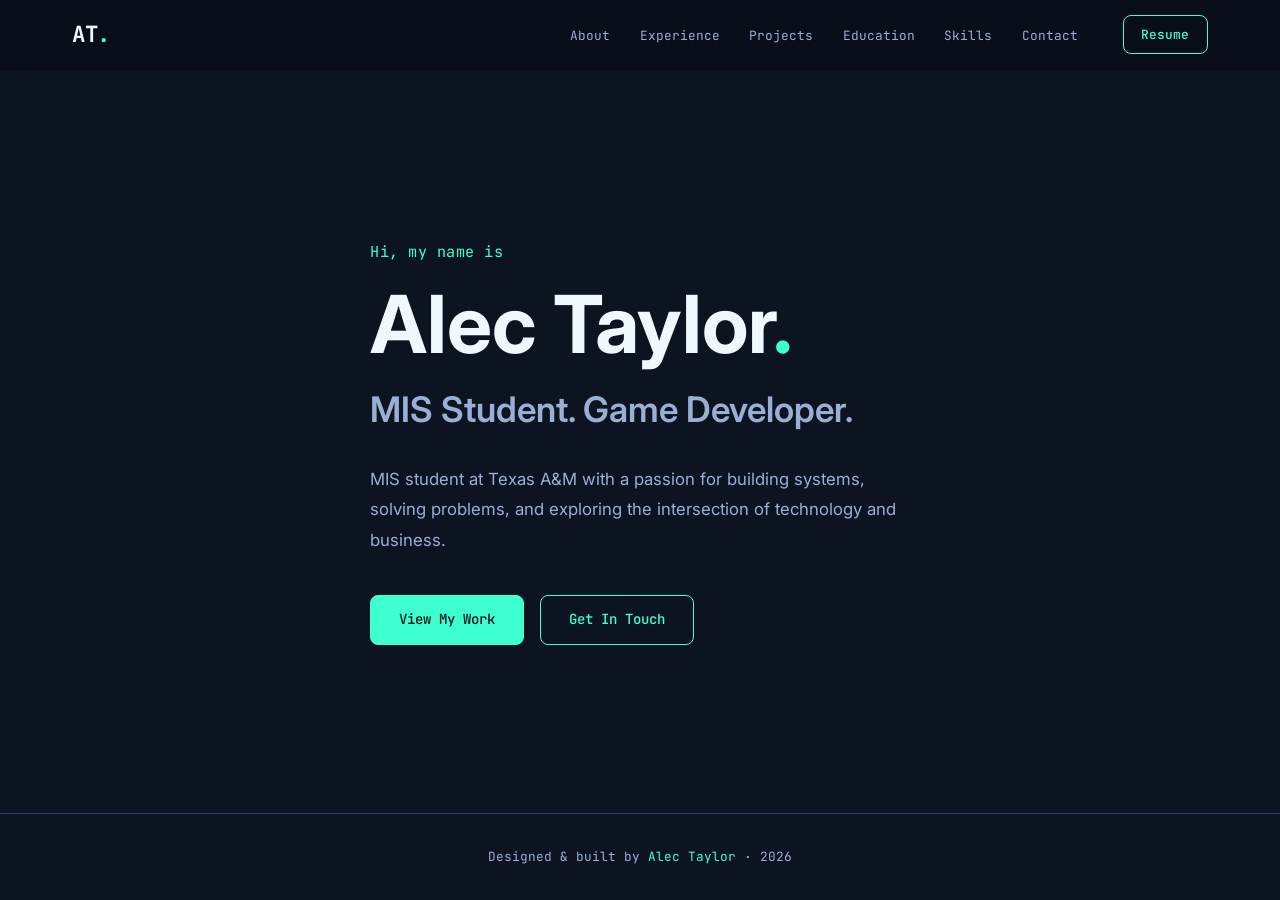
<file: index.html>
<!DOCTYPE html>
<html lang="en">
<head>
  <meta charset="UTF-8" />
  <meta name="viewport" content="width=device-width, initial-scale=1.0" />
  <title>Alec Taylor | Portfolio</title>
  <link rel="stylesheet" href="css/style.css" />
  <link rel="stylesheet" href="css/animations.css" />
  <link rel="preconnect" href="https://fonts.googleapis.com" />
  <link rel="preconnect" href="https://fonts.gstatic.com" crossorigin />
  <link href="https://fonts.googleapis.com/css2?family=Inter:wght@300;400;500;600;700&family=JetBrains+Mono:wght@400;500&display=swap" rel="stylesheet" />
  <style>
    body { display: flex; flex-direction: column; min-height: 100vh; }
    #hero { flex: 1; min-height: unset; }
  </style>
</head>
<body>

  <nav id="navbar">
    <div class="nav-container">
      <a href="index.html" class="nav-logo">AT<span class="accent">.</span></a>
      <ul class="nav-links" id="nav-links">
        <li><a href="about.html"      class="nav-link">About</a></li>
        <li><a href="experience.html" class="nav-link">Experience</a></li>
        <li><a href="projects.html"   class="nav-link">Projects</a></li>
        <li><a href="education.html"  class="nav-link">Education</a></li>
        <li><a href="skills.html"     class="nav-link">Skills</a></li>
        <li><a href="contact.html"    class="nav-link">Contact</a></li>
      </ul>
      <a href="assets/resume.pdf" class="btn btn-outline btn-sm" target="_blank">Resume</a>
      <button class="hamburger" id="hamburger" aria-label="Toggle menu">
        <span></span><span></span><span></span>
      </button>
    </div>
  </nav>

  <section id="hero">
    <div class="hero-content">
      <p class="hero-greeting mono">Hi, my name is</p>
      <h1 class="hero-name">Alec Taylor<span class="accent">.</span></h1>
      <h2 class="hero-tagline">MIS Student. Game Developer.</h2>
      <p class="hero-description">
        MIS student at Texas A&M with a passion for building systems, solving problems,
        and exploring the intersection of technology and business.
      </p>
      <div class="hero-cta">
        <a href="projects.html" class="btn btn-primary">View My Work</a>
        <a href="contact.html"  class="btn btn-outline">Get In Touch</a>
      </div>
    </div>
  </section>

  <footer>
    <div class="container">
      <p class="footer-text mono">
        Designed &amp; built by <span class="accent">Alec Taylor</span> · 2026
      </p>
    </div>
  </footer>

  <script src="js/main.js"></script>
  <script src="js/animations.js"></script>
</body>
</html>
</file>
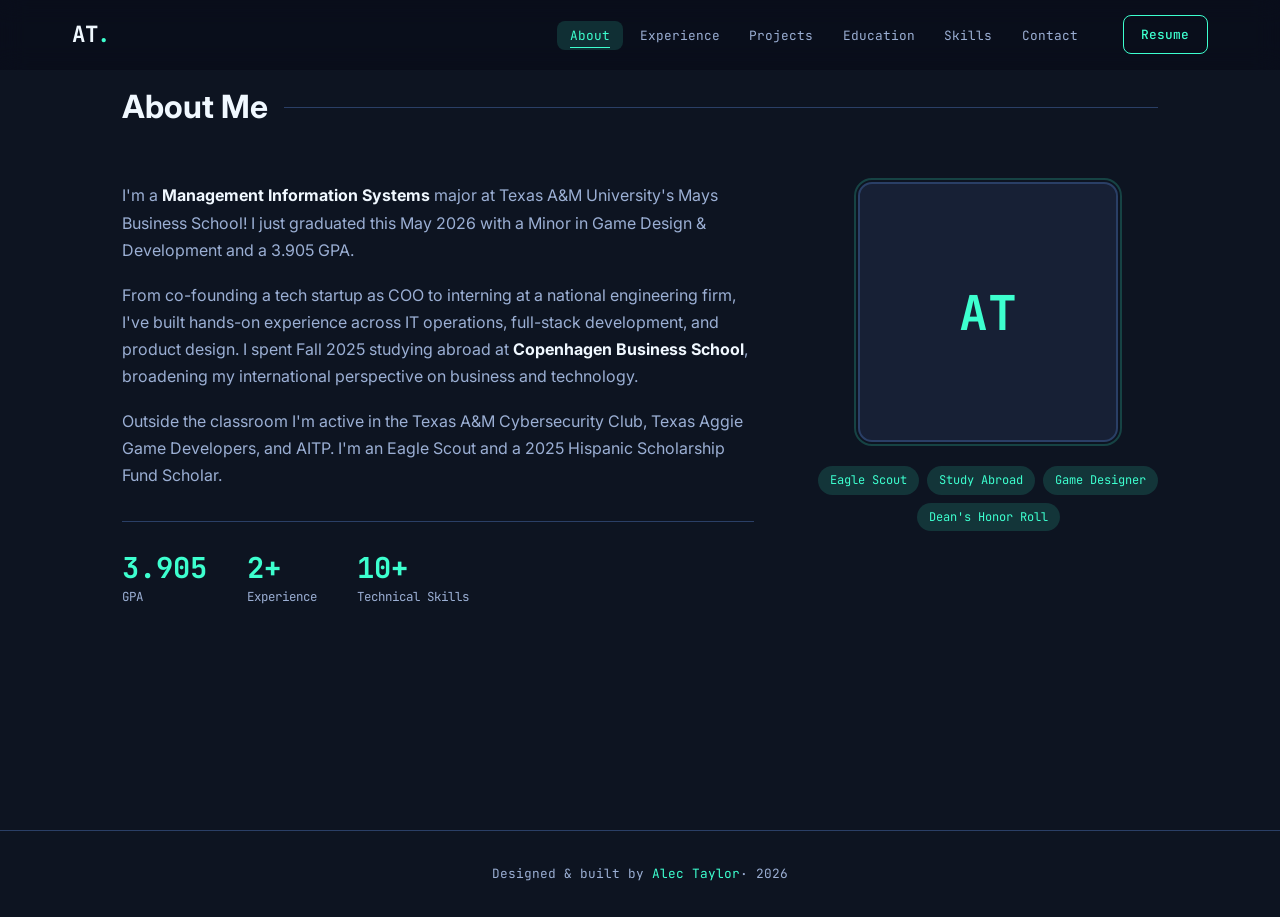
<file: about.html>
<!DOCTYPE html>
<html lang="en">
<head>
  <meta charset="UTF-8" />
  <meta name="viewport" content="width=device-width, initial-scale=1.0" />
  <title>Alec Taylor | About</title>
  <link rel="stylesheet" href="css/style.css" />
  <link rel="stylesheet" href="css/animations.css" />
  <link rel="preconnect" href="https://fonts.googleapis.com" />
  <link rel="preconnect" href="https://fonts.gstatic.com" crossorigin />
  <link href="https://fonts.googleapis.com/css2?family=Inter:wght@300;400;500;600;700&family=JetBrains+Mono:wght@400;500&display=swap" rel="stylesheet" />
</head>
<body>

  <nav id="navbar">
    <div class="nav-container">
      <a href="index.html" class="nav-logo">AT<span class="accent">.</span></a>
      <ul class="nav-links" id="nav-links">
        <li><a href="about.html"      class="nav-link">About</a></li>
        <li><a href="experience.html" class="nav-link">Experience</a></li>
        <li><a href="projects.html"   class="nav-link">Projects</a></li>
        <li><a href="education.html"  class="nav-link">Education</a></li>
        <li><a href="skills.html"     class="nav-link">Skills</a></li>
        <li><a href="contact.html"    class="nav-link">Contact</a></li>
      </ul>
      <a href="assets/resume.pdf" class="btn btn-outline btn-sm" target="_blank">Resume</a>
      <button class="hamburger" id="hamburger" aria-label="Toggle menu">
        <span></span><span></span><span></span>
      </button>
    </div>
  </nav>

  <main class="page-main">
    <div class="container">
      <h2 class="section-title reveal">About Me</h2>
      <div class="about-grid">
        <div class="about-text reveal">
          <p>
            I'm a <strong>Management Information Systems</strong> major at Texas A&M University's
            Mays Business School! I just graduated this May 2026 with a Minor in Game Design &amp; Development
            and a 3.905 GPA.
          </p>
          <p>
            From co-founding a tech startup as COO to interning at a national engineering firm,
            I've built hands-on experience across IT operations, full-stack development, and
            product design. I spent Fall 2025 studying abroad at <strong>Copenhagen Business School</strong>,
            broadening my international perspective on business and technology.
          </p>
          <p>
            Outside the classroom I'm active in the Texas A&M Cybersecurity Club, Texas Aggie
            Game Developers, and AITP. I'm an Eagle Scout and a 2025 Hispanic Scholarship Fund Scholar.
          </p>
          <div class="about-highlights">
            <div class="highlight-item">
              <span class="highlight-number accent">3.905</span>
              <span class="highlight-label">GPA</span>
            </div>
            <div class="highlight-item">
              <span class="highlight-number accent">2+</span>
              <span class="highlight-label">Experience</span>
            </div>
            <div class="highlight-item">
              <span class="highlight-number accent">10+</span>
              <span class="highlight-label">Technical Skills</span>
            </div>
          </div>
        </div>
        <div class="about-image reveal">
          <div class="image-placeholder">
            <span class="mono">AT</span>
          </div>
          <div class="about-tags">
            <span class="tag">Eagle Scout</span>
            <span class="tag">Study Abroad</span>
            <span class="tag">Game Designer</span>
            <span class="tag">Dean's Honor Roll</span>
          </div>
        </div>
      </div>
    </div>
  </main>

  <footer>
    <div class="container">
      <p class="footer-text mono">
        Designed &amp; built by <span class="accent">Alec Taylor</span>· 2026
      </p>
    </div>
  </footer>

  <script src="js/main.js"></script>
  <script src="js/animations.js"></script>
</body>
</html>
</file>
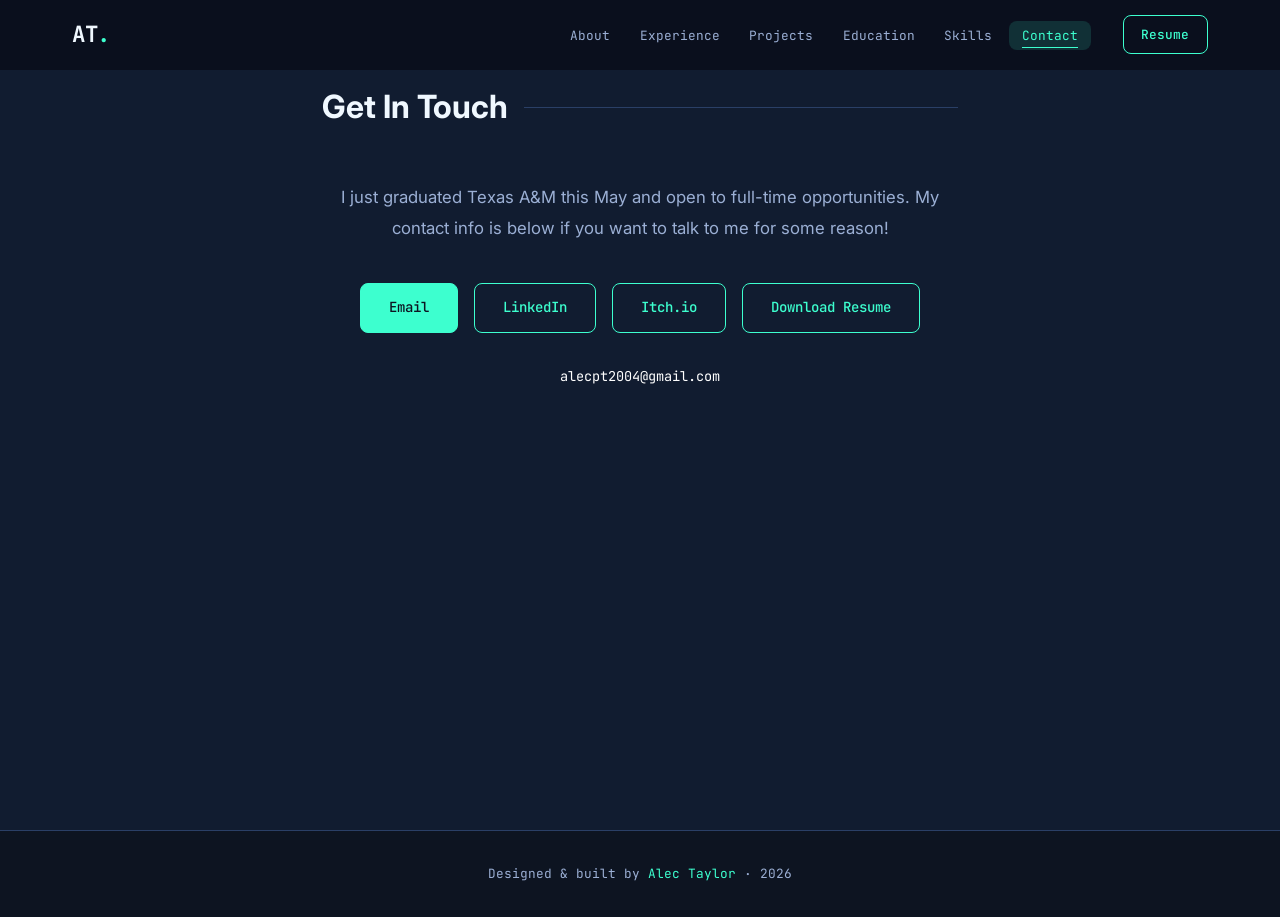
<file: contact.html>
<!DOCTYPE html>
<html lang="en">
<head>
  <meta charset="UTF-8" />
  <meta name="viewport" content="width=device-width, initial-scale=1.0" />
  <title>Alec Taylor | Contact</title>
  <link rel="stylesheet" href="css/style.css" />
  <link rel="stylesheet" href="css/animations.css" />
  <link rel="preconnect" href="https://fonts.googleapis.com" />
  <link rel="preconnect" href="https://fonts.gstatic.com" crossorigin />
  <link href="https://fonts.googleapis.com/css2?family=Inter:wght@300;400;500;600;700&family=JetBrains+Mono:wght@400;500&display=swap" rel="stylesheet" />
</head>
<body>

  <nav id="navbar">
    <div class="nav-container">
      <a href="index.html" class="nav-logo">AT<span class="accent">.</span></a>
      <ul class="nav-links" id="nav-links">
        <li><a href="about.html"      class="nav-link">About</a></li>
        <li><a href="experience.html" class="nav-link">Experience</a></li>
        <li><a href="projects.html"   class="nav-link">Projects</a></li>
        <li><a href="education.html"  class="nav-link">Education</a></li>
        <li><a href="skills.html"     class="nav-link">Skills</a></li>
        <li><a href="contact.html"    class="nav-link">Contact</a></li>
      </ul>
      <a href="assets/resume.pdf" class="btn btn-outline btn-sm" target="_blank">Resume</a>
      <button class="hamburger" id="hamburger" aria-label="Toggle menu">
        <span></span><span></span><span></span>
      </button>
    </div>
  </nav>

  <main class="page-main section-alt">
    <div class="container-narrow">
      <h2 class="section-title reveal" style="justify-content: center;">Get In Touch</h2>
      <p class="contact-intro reveal">
        I just graduated Texas A&M this May and open to full-time opportunities. My contact info is below if you want to talk to me for some reason!
      </p>
      <div class="contact-links reveal">
        <a href="mailto:alecpt2004@gmail.com" class="btn btn-primary">Email</a>
        <a href="https://www.linkedin.com/in/alec-taylor-a3215321a" class="btn btn-outline" target="_blank">LinkedIn</a>
        <a href="https://turtlepancake.itch.io/" class="btn btn-outline" target="_blank">Itch.io</a>
        <a href="assets/resume.pdf" class="btn btn-outline" target="_blank">Download Resume</a>
      </div>
      <p class="contact-email reveal mono">alecpt2004@gmail.com</p>
    </div>
  </main>

  <footer>
    <div class="container">
      <p class="footer-text mono">
        Designed &amp; built by <span class="accent">Alec Taylor</span> · 2026
      </p>
    </div>
  </footer>

  <script src="js/main.js"></script>
  <script src="js/animations.js"></script>
</body>
</html>
</file>
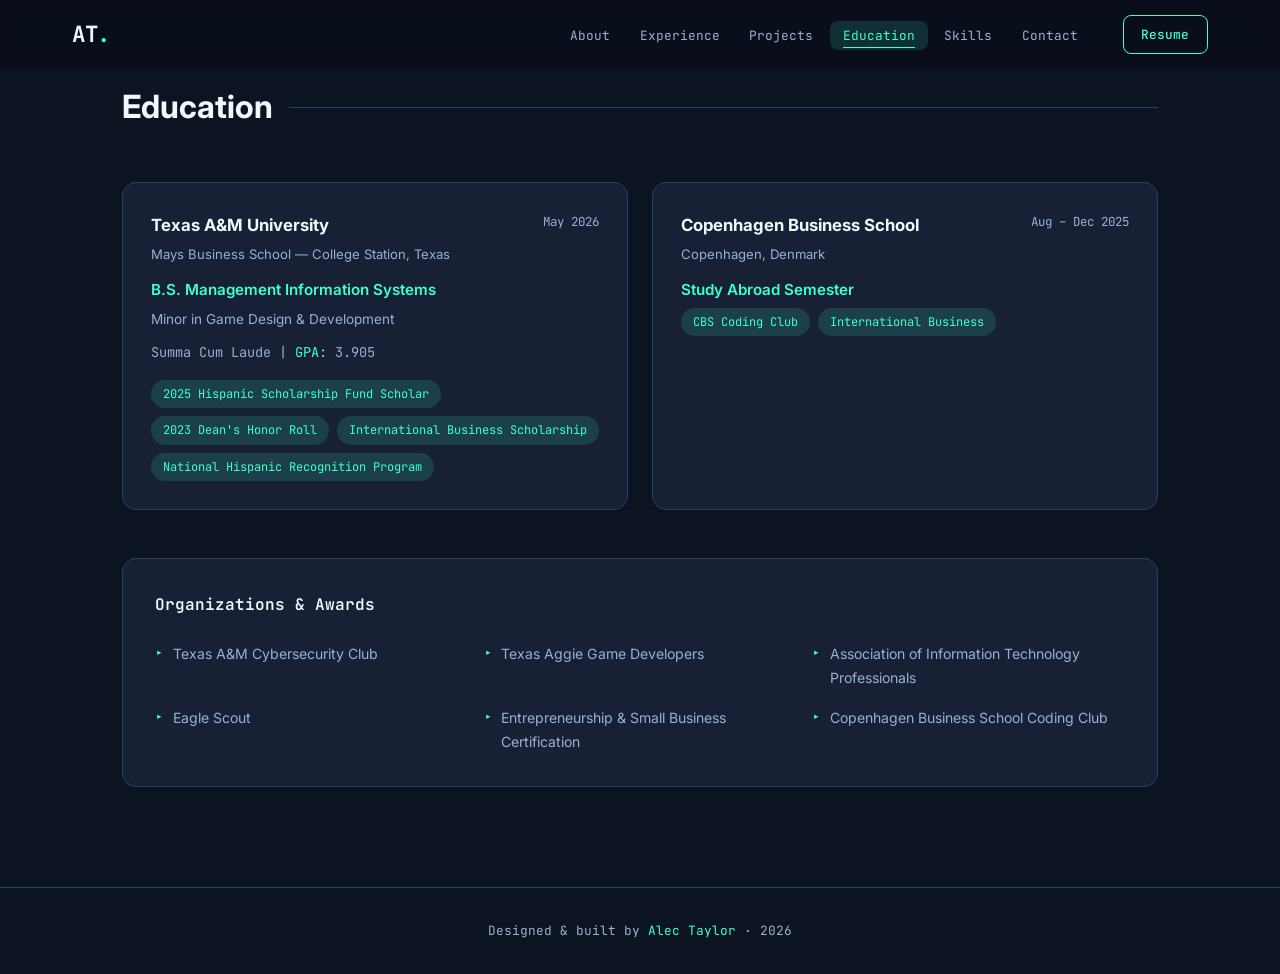
<file: education.html>
<!DOCTYPE html>
<html lang="en">
<head>
  <meta charset="UTF-8" />
  <meta name="viewport" content="width=device-width, initial-scale=1.0" />
  <title>Alec Taylor | Education</title>
  <link rel="stylesheet" href="css/style.css" />
  <link rel="stylesheet" href="css/animations.css" />
  <link rel="preconnect" href="https://fonts.googleapis.com" />
  <link rel="preconnect" href="https://fonts.gstatic.com" crossorigin />
  <link href="https://fonts.googleapis.com/css2?family=Inter:wght@300;400;500;600;700&family=JetBrains+Mono:wght@400;500&display=swap" rel="stylesheet" />
</head>
<body>

  <nav id="navbar">
    <div class="nav-container">
      <a href="index.html" class="nav-logo">AT<span class="accent">.</span></a>
      <ul class="nav-links" id="nav-links">
        <li><a href="about.html"      class="nav-link">About</a></li>
        <li><a href="experience.html" class="nav-link">Experience</a></li>
        <li><a href="projects.html"   class="nav-link">Projects</a></li>
        <li><a href="education.html"  class="nav-link">Education</a></li>
        <li><a href="skills.html"     class="nav-link">Skills</a></li>
        <li><a href="contact.html"    class="nav-link">Contact</a></li>
      </ul>
      <a href="assets/resume.pdf" class="btn btn-outline btn-sm" target="_blank">Resume</a>
      <button class="hamburger" id="hamburger" aria-label="Toggle menu">
        <span></span><span></span><span></span>
      </button>
    </div>
  </nav>

  <main class="page-main">
    <div class="container">
      <h2 class="section-title reveal">Education</h2>
      <div class="education-grid">

        <div class="education-card reveal">
          <div class="edu-header">
            <div>
              <h3 class="edu-school">Texas A&amp;M University</h3>
              <p class="edu-sub">Mays Business School — College Station, Texas</p>
            </div>
            <span class="edu-date mono">May 2026</span>
          </div>
          <p class="edu-degree">B.S. Management Information Systems</p>
          <p class="edu-minor">Minor in Game Design &amp; Development</p>
          <div class="edu-gpa">Summa Cum Laude | <span class="accent">GPA:</span> 3.905</div>
          <div class="edu-awards">
            <span class="tag">2025 Hispanic Scholarship Fund Scholar</span>
            <span class="tag">2023 Dean's Honor Roll</span>
            <span class="tag">International Business Scholarship</span>
            <span class="tag">National Hispanic Recognition Program</span>
          </div>
        </div>

        <div class="education-card reveal">
          <div class="edu-header">
            <div>
              <h3 class="edu-school">Copenhagen Business School</h3>
              <p class="edu-sub">Copenhagen, Denmark</p>
            </div>
            <span class="edu-date mono">Aug – Dec 2025</span>
          </div>
          <p class="edu-degree">Study Abroad Semester</p>
          <div class="edu-awards">
            <span class="tag">CBS Coding Club</span>
            <span class="tag">International Business</span>
          </div>
        </div>

      </div>

      <div class="activities-section reveal">
        <h3 class="activities-title">Organizations &amp; Awards</h3>
        <div class="activities-grid">
          <div class="activity-item">
            <span class="accent mono">▸</span> Texas A&amp;M Cybersecurity Club
          </div>
          <div class="activity-item">
            <span class="accent mono">▸</span> Texas Aggie Game Developers
          </div>
          <div class="activity-item">
            <span class="accent mono">▸</span> Association of Information Technology Professionals
          </div>
          <div class="activity-item">
            <span class="accent mono">▸</span> Eagle Scout
          </div>
          <div class="activity-item">
            <span class="accent mono">▸</span> Entrepreneurship &amp; Small Business Certification
          </div>
          <div class="activity-item">
            <span class="accent mono">▸</span> Copenhagen Business School Coding Club
          </div>
        </div>
      </div>
    </div>
  </main>

  <footer>
    <div class="container">
      <p class="footer-text mono">
        Designed &amp; built by <span class="accent">Alec Taylor</span> · 2026
      </p>
    </div>
  </footer>

  <script src="js/main.js"></script>
  <script src="js/animations.js"></script>
</body>
</html>
</file>
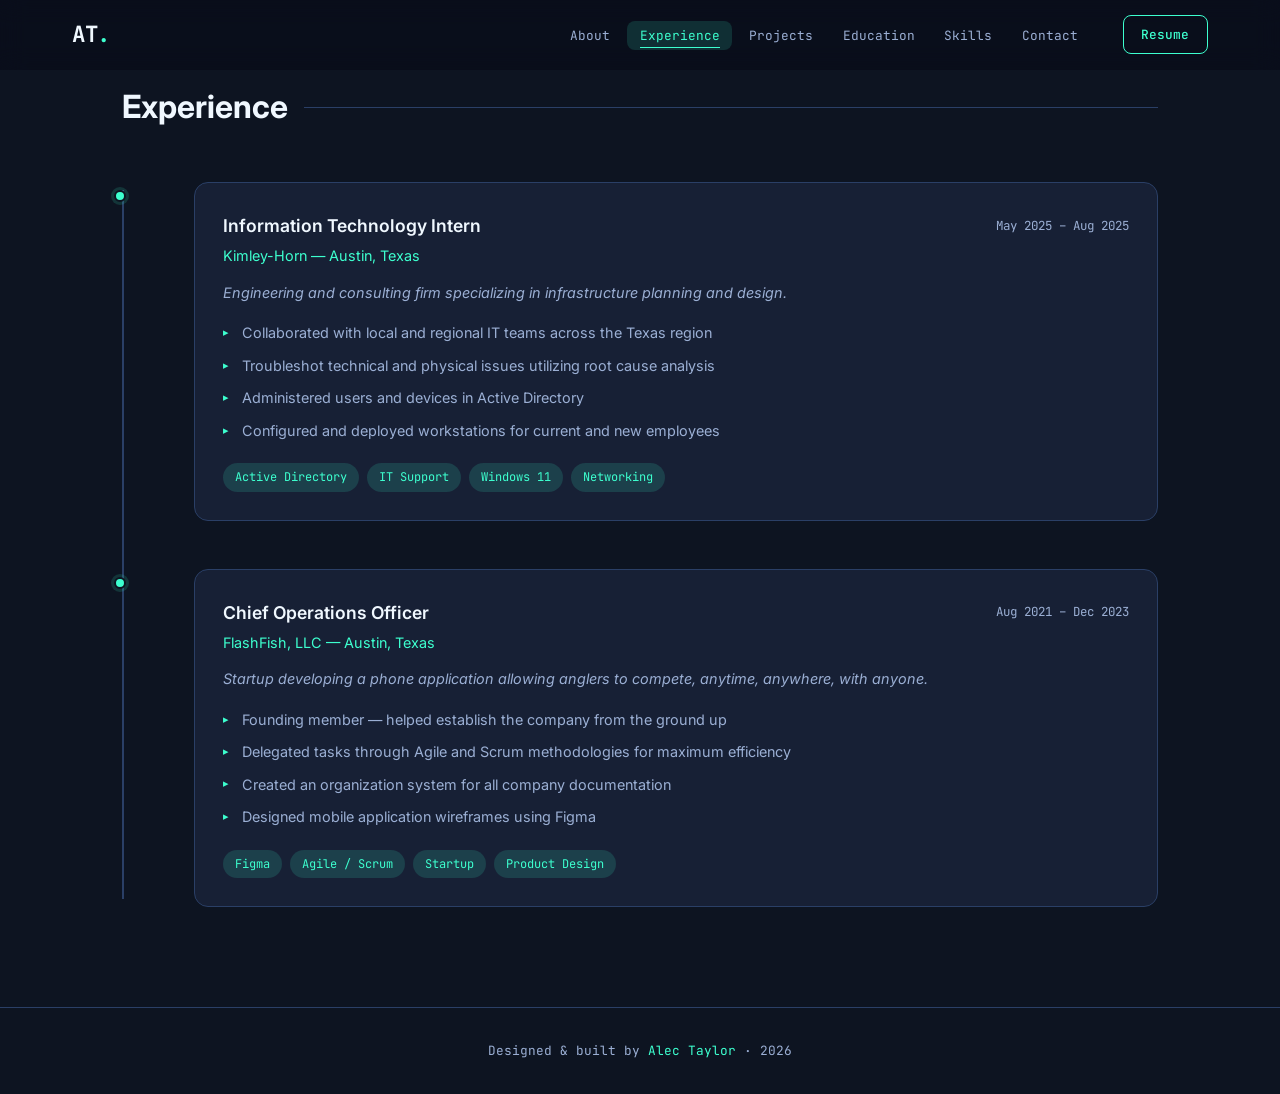
<file: experience.html>
<!DOCTYPE html>
<html lang="en">
<head>
  <meta charset="UTF-8" />
  <meta name="viewport" content="width=device-width, initial-scale=1.0" />
  <title>Alec Taylor | Experience</title>
  <link rel="stylesheet" href="css/style.css" />
  <link rel="stylesheet" href="css/animations.css" />
  <link rel="preconnect" href="https://fonts.googleapis.com" />
  <link rel="preconnect" href="https://fonts.gstatic.com" crossorigin />
  <link href="https://fonts.googleapis.com/css2?family=Inter:wght@300;400;500;600;700&family=JetBrains+Mono:wght@400;500&display=swap" rel="stylesheet" />
</head>
<body>

  <nav id="navbar">
    <div class="nav-container">
      <a href="index.html" class="nav-logo">AT<span class="accent">.</span></a>
      <ul class="nav-links" id="nav-links">
        <li><a href="about.html"      class="nav-link">About</a></li>
        <li><a href="experience.html" class="nav-link">Experience</a></li>
        <li><a href="projects.html"   class="nav-link">Projects</a></li>
        <li><a href="education.html"  class="nav-link">Education</a></li>
        <li><a href="skills.html"     class="nav-link">Skills</a></li>
        <li><a href="contact.html"    class="nav-link">Contact</a></li>
      </ul>
      <a href="assets/resume.pdf" class="btn btn-outline btn-sm" target="_blank">Resume</a>
      <button class="hamburger" id="hamburger" aria-label="Toggle menu">
        <span></span><span></span><span></span>
      </button>
    </div>
  </nav>

  <main class="page-main">
    <div class="container">
      <h2 class="section-title reveal">Experience</h2>
      <div class="timeline">

        <div class="timeline-item reveal">
          <div class="timeline-marker"></div>
          <div class="timeline-content">
            <div class="timeline-header">
              <div>
                <h3 class="timeline-role">Information Technology Intern</h3>
                <p class="timeline-company">Kimley-Horn <span class="accent">—</span> Austin, Texas</p>
              </div>
              <span class="timeline-date mono">May 2025 – Aug 2025</span>
            </div>
            <p class="timeline-desc">
              Engineering and consulting firm specializing in infrastructure planning and design.
            </p>
            <ul class="timeline-bullets">
              <li>Collaborated with local and regional IT teams across the Texas region</li>
              <li>Troubleshot technical and physical issues utilizing root cause analysis</li>
              <li>Administered users and devices in Active Directory</li>
              <li>Configured and deployed workstations for current and new employees</li>
            </ul>
            <div class="timeline-tags">
              <span class="tag">Active Directory</span>
              <span class="tag">IT Support</span>
              <span class="tag">Windows 11</span>
              <span class="tag">Networking</span>
            </div>
          </div>
        </div>

        <div class="timeline-item reveal">
          <div class="timeline-marker"></div>
          <div class="timeline-content">
            <div class="timeline-header">
              <div>
                <h3 class="timeline-role">Chief Operations Officer</h3>
                <p class="timeline-company">FlashFish, LLC <span class="accent">—</span> Austin, Texas</p>
              </div>
              <span class="timeline-date mono">Aug 2021 – Dec 2023</span>
            </div>
            <p class="timeline-desc">
              Startup developing a phone application allowing anglers to compete, anytime, anywhere, with anyone.
            </p>
            <ul class="timeline-bullets">
              <li>Founding member — helped establish the company from the ground up</li>
              <li>Delegated tasks through Agile and Scrum methodologies for maximum efficiency</li>
              <li>Created an organization system for all company documentation</li>
              <li>Designed mobile application wireframes using Figma</li>
            </ul>
            <div class="timeline-tags">
              <span class="tag">Figma</span>
              <span class="tag">Agile / Scrum</span>
              <span class="tag">Startup</span>
              <span class="tag">Product Design</span>
            </div>
          </div>
        </div>

      </div>
    </div>
  </main>

  <footer>
    <div class="container">
      <p class="footer-text mono">
        Designed &amp; built by <span class="accent">Alec Taylor</span> · 2026
      </p>
    </div>
  </footer>

  <script src="js/main.js"></script>
  <script src="js/animations.js"></script>
</body>
</html>
</file>
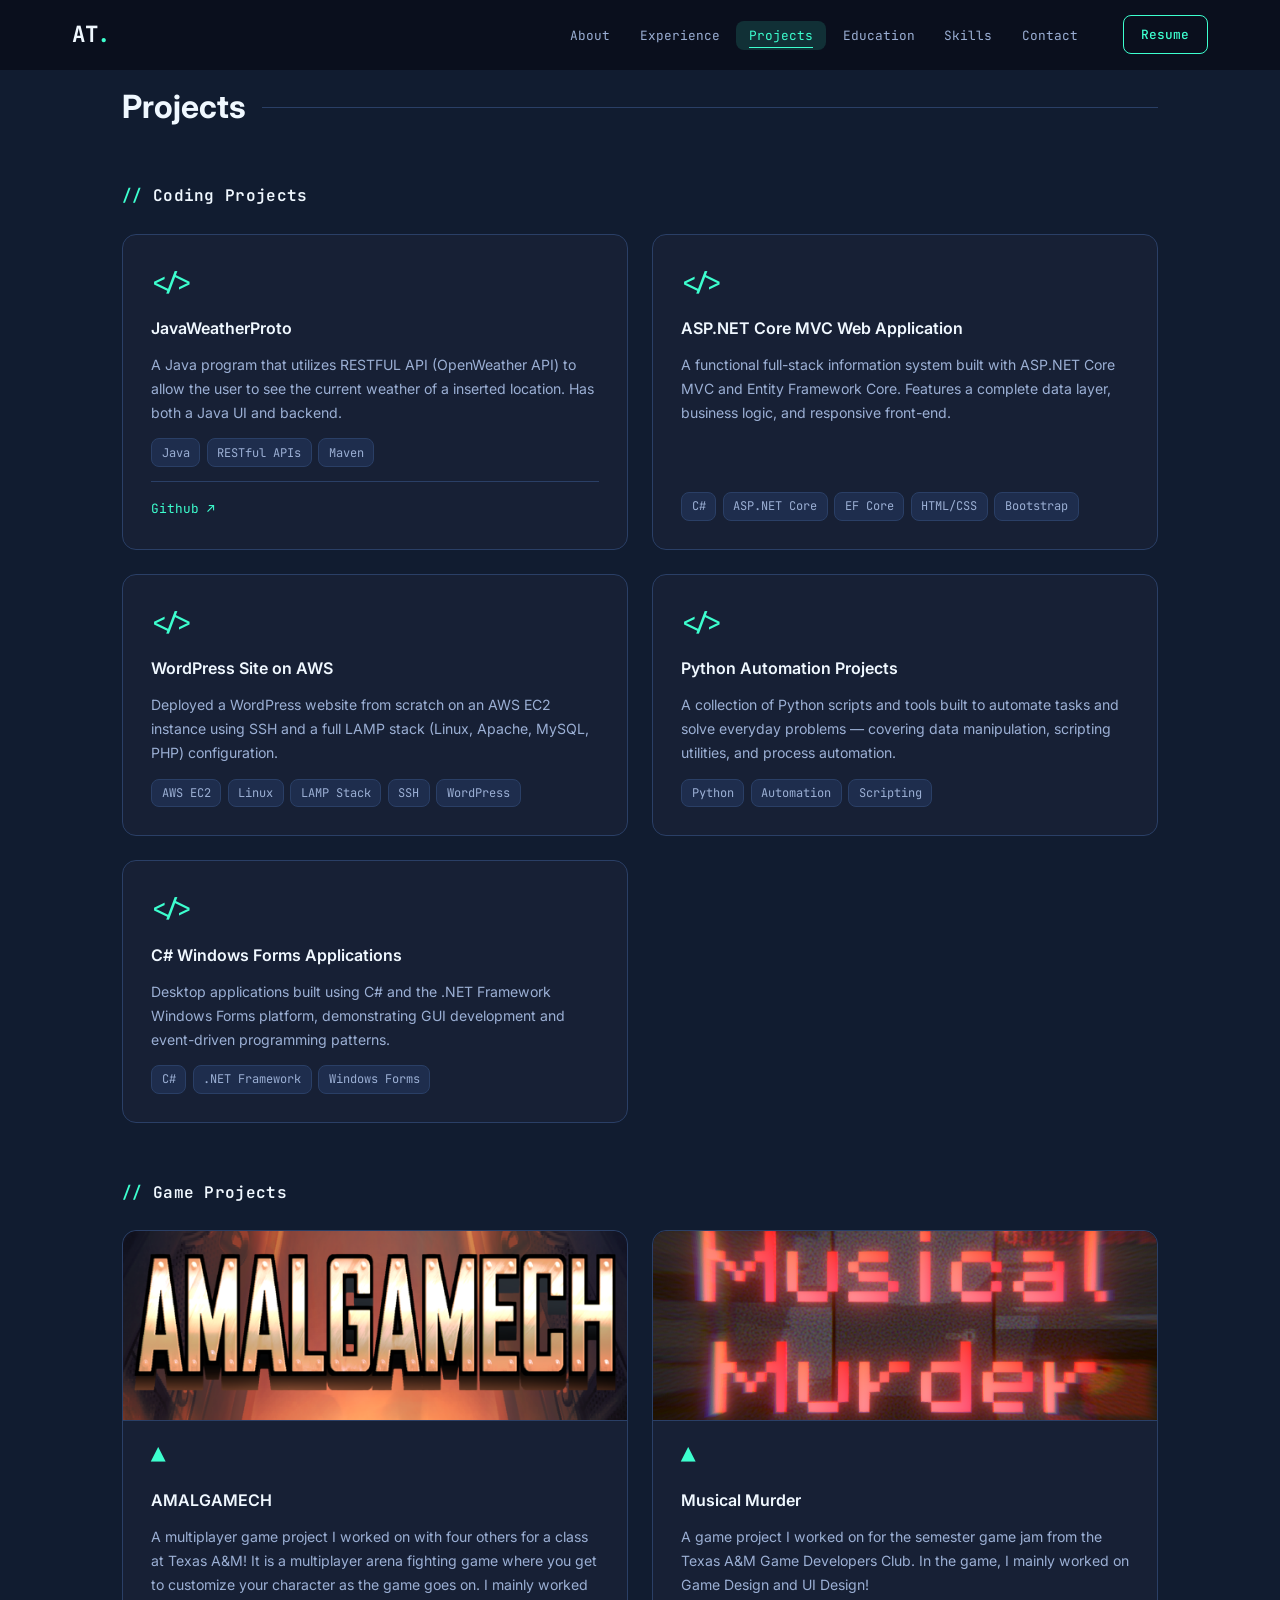
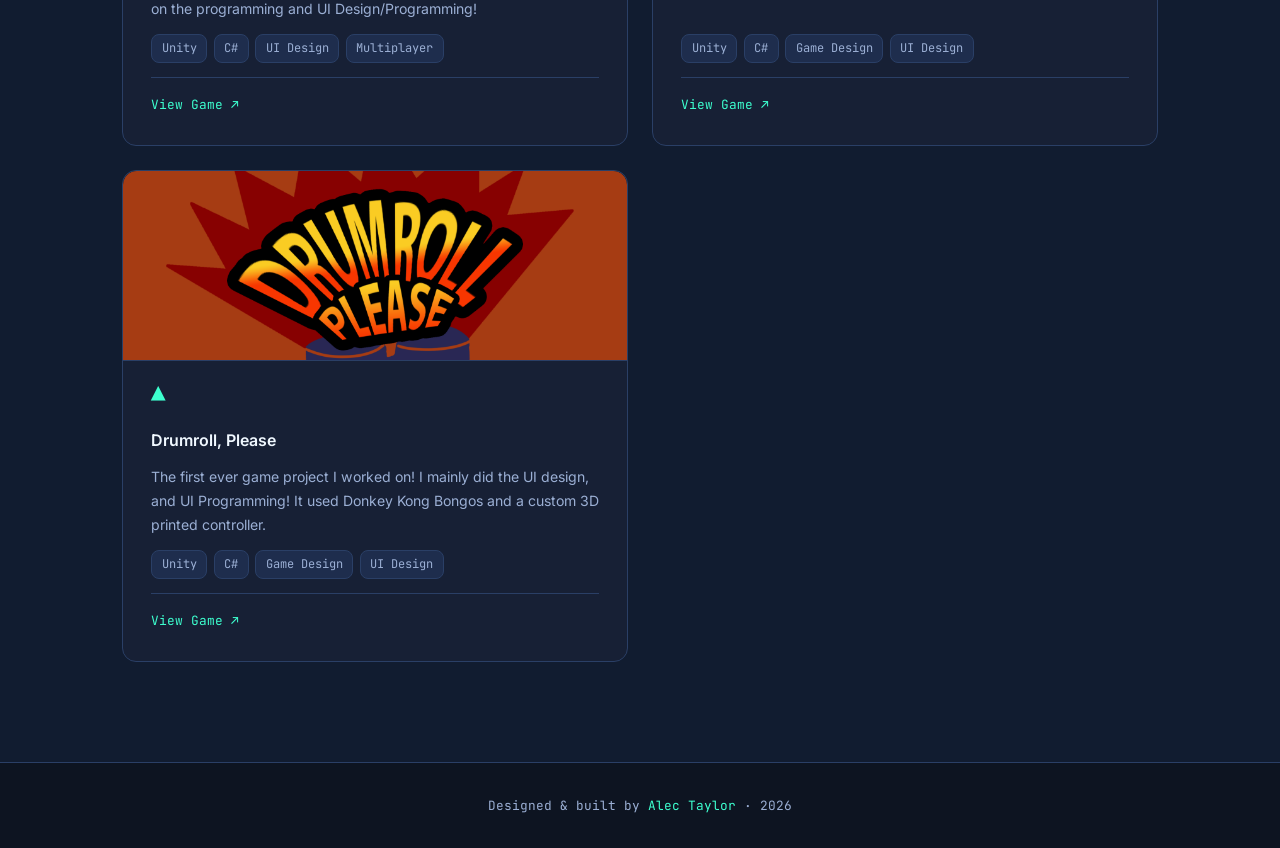
<file: projects.html>
<!DOCTYPE html>
<html lang="en">
<head>
  <meta charset="UTF-8" />
  <meta name="viewport" content="width=device-width, initial-scale=1.0" />
  <title>Alec Taylor | Projects</title>
  <link rel="stylesheet" href="css/style.css" />
  <link rel="stylesheet" href="css/animations.css" />
  <link rel="preconnect" href="https://fonts.googleapis.com" />
  <link rel="preconnect" href="https://fonts.gstatic.com" crossorigin />
  <link href="https://fonts.googleapis.com/css2?family=Inter:wght@300;400;500;600;700&family=JetBrains+Mono:wght@400;500&display=swap" rel="stylesheet" />
</head>
<body>

  <nav id="navbar">
    <div class="nav-container">
      <a href="index.html" class="nav-logo">AT<span class="accent">.</span></a>
      <ul class="nav-links" id="nav-links">
        <li><a href="about.html"      class="nav-link">About</a></li>
        <li><a href="experience.html" class="nav-link">Experience</a></li>
        <li><a href="projects.html"   class="nav-link">Projects</a></li>
        <li><a href="education.html"  class="nav-link">Education</a></li>
        <li><a href="skills.html"     class="nav-link">Skills</a></li>
        <li><a href="contact.html"    class="nav-link">Contact</a></li>
      </ul>
      <a href="assets/resume.pdf" class="btn btn-outline btn-sm" target="_blank">Resume</a>
      <button class="hamburger" id="hamburger" aria-label="Toggle menu">
        <span></span><span></span><span></span>
      </button>
    </div>
  </nav>

  <main class="page-main section-alt">
    <div class="container">
      <h2 class="section-title reveal">Projects</h2>

     

      <!-- CODING PROJECTS -->
      <div class="projects-subsection">
        <h3 class="projects-subheading reveal"><span class="accent mono">//</span> Coding Projects</h3>
        <div class="projects-grid">


          <div class="project-card reveal">
            <div class="project-card-header">
              <span class="project-icon mono">&lt;/&gt;</span>
            </div>
            <h3 class="project-title">JavaWeatherProto</h3>
            <p class="project-desc">
              A Java program that utilizes RESTFUL API (OpenWeather API) to allow the user to
              see the current weather of a inserted location. Has both a Java UI and backend.
            </p>
            <div class="project-tech">
              <span class="tech-tag">Java</span>
              <span class="tech-tag">RESTful APIs</span>
              <span class="tech-tag">Maven</span>
            </div>
            
            <div class="project-footer">
              <a class="project-link" href="https://github.com/TurtlePancake/JavaWeatherProto" target="_blank">Github &#8599;</a>
            </div>
            
          </div>

          <div class="project-card reveal">
            <div class="project-card-header">
              <span class="project-icon mono">&lt;/&gt;</span>
            </div>
            <h3 class="project-title">ASP.NET Core MVC Web Application</h3>
            <p class="project-desc">
              A functional full-stack information system built with ASP.NET Core MVC and Entity Framework Core.
              Features a complete data layer, business logic, and responsive front-end.
            </p>
            <div class="project-tech">
              <span class="tech-tag">C#</span>
              <span class="tech-tag">ASP.NET Core</span>
              <span class="tech-tag">EF Core</span>
              <span class="tech-tag">HTML/CSS</span>
              <span class="tech-tag">Bootstrap</span>
            </div>
            <!-- Add link here if available:
            <div class="project-footer">
              <a class="project-link" href="" target="_blank">View Project &#8599;</a>
            </div>
            -->
          </div>

          <div class="project-card reveal">
            <div class="project-card-header">
              <span class="project-icon mono">&lt;/&gt;</span>
            </div>
            <h3 class="project-title">WordPress Site on AWS</h3>
            <p class="project-desc">
              Deployed a WordPress website from scratch on an AWS EC2 instance using SSH and a full
              LAMP stack (Linux, Apache, MySQL, PHP) configuration.
            </p>
            <div class="project-tech">
              <span class="tech-tag">AWS EC2</span>
              <span class="tech-tag">Linux</span>
              <span class="tech-tag">LAMP Stack</span>
              <span class="tech-tag">SSH</span>
              <span class="tech-tag">WordPress</span>
            </div>
            <!-- Add link here if available:
            <div class="project-footer">
              <a class="project-link" href="" target="_blank">View Project &#8599;</a>
            </div>
            -->
          </div>

          <div class="project-card reveal">
            <div class="project-card-header">
              <span class="project-icon mono">&lt;/&gt;</span>
            </div>
            <h3 class="project-title">Python Automation Projects</h3>
            <p class="project-desc">
              A collection of Python scripts and tools built to automate tasks and solve everyday
              problems — covering data manipulation, scripting utilities, and process automation.
            </p>
            <div class="project-tech">
              <span class="tech-tag">Python</span>
              <span class="tech-tag">Automation</span>
              <span class="tech-tag">Scripting</span>
            </div>
            <!-- Add link here if available:
            <div class="project-footer">
              <a class="project-link" href="" target="_blank">View Project &#8599;</a>
            </div>
            -->
          </div>

          <div class="project-card reveal">
            <div class="project-card-header">
              <span class="project-icon mono">&lt;/&gt;</span>
            </div>
            <h3 class="project-title">C# Windows Forms Applications</h3>
            <p class="project-desc">
              Desktop applications built using C# and the .NET Framework Windows Forms platform,
              demonstrating GUI development and event-driven programming patterns.
            </p>
            <div class="project-tech">
              <span class="tech-tag">C#</span>
              <span class="tech-tag">.NET Framework</span>
              <span class="tech-tag">Windows Forms</span>
            </div>

          </div>

        </div>
      </div>

      <!-- GAME PROJECTS -->
      <div class="projects-subsection">
        <h3 class="projects-subheading reveal"><span class="accent mono">//</span> Game Projects</h3>
        <div class="projects-grid">

          <div class="project-card reveal">
            <div class="project-img">
              <img src="./assets/images/AMALGAMECHLOGO.png" alt="AMALGAMECH screenshot" />
            </div>
            <div class="project-card-header">
              <span class="project-icon mono">&#9650;</span>
            </div>
            <h3 class="project-title">AMALGAMECH</h3>
            <p class="project-desc">
              A multiplayer game project I worked on with four others for a class at Texas A&M! It is a multiplayer arena fighting game where you get to customize your character as the game goes on. I mainly worked on the programming and UI Design/Programming!
            </p>
            <div class="project-tech">
              <span class="tech-tag">Unity</span>
              <span class="tech-tag">C#</span>
              <span class="tech-tag">UI Design</span>
              <span class="tech-tag">Multiplayer</span>
            </div>
            <div class="project-footer">
              <a class="project-link" href="https://gameswithstyle.itch.io/amalgamech" target="_blank">View Game &#8599;</a>
            </div>
          </div>

          <div class="project-card reveal">
            <div class="project-img">
              <img src="./assets/images/MusicalMurder.png" alt="Musical Murder screenshot" />
            </div>
            <div class="project-card-header">
              <span class="project-icon mono">&#9650;</span>
            </div>
            <h3 class="project-title">Musical Murder</h3>
            <p class="project-desc">
              A game project I worked on for the semester game jam from the Texas A&M Game Developers Club. In the game, I mainly worked on Game Design and UI Design!
            </p>
            <div class="project-tech">
              <span class="tech-tag">Unity</span>
              <span class="tech-tag">C#</span>
              <span class="tech-tag">Game Design</span>
              <span class="tech-tag">UI Design</span>
            </div>
            <div class="project-footer">
              <a class="project-link" href="https://cubetures.itch.io/musical-murder" target="_blank">View Game &#8599;</a>
            </div>
          </div>

          <div class="project-card reveal">
            <div class="project-img">
              <img src="./assets/images/DrumrollPlease.png" alt="Drumroll Please screenshot" />
            </div>
            <div class="project-card-header">
              <span class="project-icon mono">&#9650;</span>
            </div>
            <h3 class="project-title">Drumroll, Please</h3>
            <p class="project-desc">
              The first ever game project I worked on! I mainly did the UI design, and UI Programming! It used Donkey Kong Bongos and a custom 3D printed controller.
            </p>
            <div class="project-tech">
              <span class="tech-tag">Unity</span>
              <span class="tech-tag">C#</span>
              <span class="tech-tag">Game Design</span>
              <span class="tech-tag">UI Design</span>
            </div>
            <div class="project-footer">
              <a class="project-link" href="https://jdbush2000.itch.io/drumroll-please" target="_blank">View Game &#8599;</a>
            </div>
          </div>

        </div>
      </div>

    </div>
  </main>

  <footer>
    <div class="container">
      <p class="footer-text mono">
        Designed &amp; built by <span class="accent">Alec Taylor</span> · 2026
      </p>
    </div>
  </footer>

  <script src="js/main.js"></script>
  <script src="js/animations.js"></script>
</body>
</html>
</file>
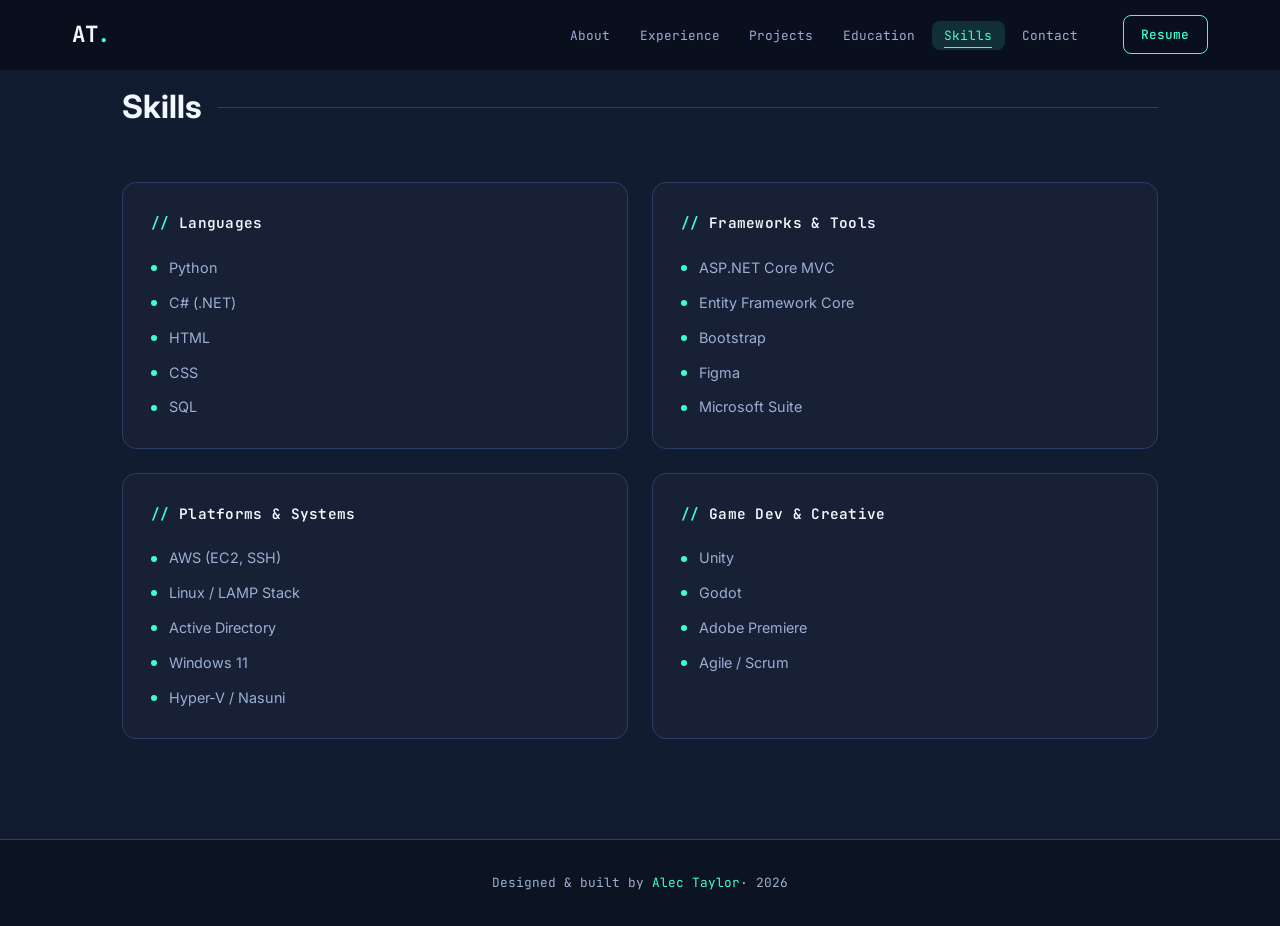
<file: skills.html>
<!DOCTYPE html>
<html lang="en">
<head>
  <meta charset="UTF-8" />
  <meta name="viewport" content="width=device-width, initial-scale=1.0" />
  <title>Alec Taylor | Skills</title>
  <link rel="stylesheet" href="css/style.css" />
  <link rel="stylesheet" href="css/animations.css" />
  <link rel="preconnect" href="https://fonts.googleapis.com" />
  <link rel="preconnect" href="https://fonts.gstatic.com" crossorigin />
  <link href="https://fonts.googleapis.com/css2?family=Inter:wght@300;400;500;600;700&family=JetBrains+Mono:wght@400;500&display=swap" rel="stylesheet" />
</head>
<body>

  <nav id="navbar">
    <div class="nav-container">
      <a href="index.html" class="nav-logo">AT<span class="accent">.</span></a>
      <ul class="nav-links" id="nav-links">
        <li><a href="about.html"      class="nav-link">About</a></li>
        <li><a href="experience.html" class="nav-link">Experience</a></li>
        <li><a href="projects.html"   class="nav-link">Projects</a></li>
        <li><a href="education.html"  class="nav-link">Education</a></li>
        <li><a href="skills.html"     class="nav-link">Skills</a></li>
        <li><a href="contact.html"    class="nav-link">Contact</a></li>
      </ul>
      <a href="assets/resume.pdf" class="btn btn-outline btn-sm" target="_blank">Resume</a>
      <button class="hamburger" id="hamburger" aria-label="Toggle menu">
        <span></span><span></span><span></span>
      </button>
    </div>
  </nav>

  <main class="page-main section-alt">
    <div class="container">
      <h2 class="section-title reveal">Skills</h2>
      <div class="skills-grid">

        <div class="skill-category reveal">
          <h3 class="skill-category-title"><span class="accent">//</span> Languages</h3>
          <div class="skill-list">
            <div class="skill-item"><span class="skill-dot"></span>Python</div>
            <div class="skill-item"><span class="skill-dot"></span>C# (.NET)</div>
            <div class="skill-item"><span class="skill-dot"></span>HTML</div>
            <div class="skill-item"><span class="skill-dot"></span>CSS</div>
            <div class="skill-item"><span class="skill-dot"></span>SQL</div>
          </div>
        </div>

        <div class="skill-category reveal">
          <h3 class="skill-category-title"><span class="accent">//</span> Frameworks &amp; Tools</h3>
          <div class="skill-list">
            <div class="skill-item"><span class="skill-dot"></span>ASP.NET Core MVC</div>
            <div class="skill-item"><span class="skill-dot"></span>Entity Framework Core</div>
            <div class="skill-item"><span class="skill-dot"></span>Bootstrap</div>
            <div class="skill-item"><span class="skill-dot"></span>Figma</div>
            <div class="skill-item"><span class="skill-dot"></span>Microsoft Suite</div>
          </div>
        </div>

        <div class="skill-category reveal">
          <h3 class="skill-category-title"><span class="accent">//</span> Platforms &amp; Systems</h3>
          <div class="skill-list">
            <div class="skill-item"><span class="skill-dot"></span>AWS (EC2, SSH)</div>
            <div class="skill-item"><span class="skill-dot"></span>Linux / LAMP Stack</div>
            <div class="skill-item"><span class="skill-dot"></span>Active Directory</div>
            <div class="skill-item"><span class="skill-dot"></span>Windows 11</div>
            <div class="skill-item"><span class="skill-dot"></span>Hyper-V / Nasuni</div>
          </div>
        </div>

        <div class="skill-category reveal">
          <h3 class="skill-category-title"><span class="accent">//</span> Game Dev &amp; Creative</h3>
          <div class="skill-list">
            <div class="skill-item"><span class="skill-dot"></span>Unity</div>
            <div class="skill-item"><span class="skill-dot"></span>Godot</div>
            <div class="skill-item"><span class="skill-dot"></span>Adobe Premiere</div>
            <div class="skill-item"><span class="skill-dot"></span>Agile / Scrum</div>
          </div>
        </div>

      </div>
    </div>
  </main>

  <footer>
    <div class="container">
      <p class="footer-text mono">
        Designed &amp; built by <span class="accent">Alec Taylor</span>· 2026
      </p>
    </div>
  </footer>

  <script src="js/main.js"></script>
  <script src="js/animations.js"></script>
</body>
</html>
</file>
<file: css/style.css>
/* =========================================
   ROOT & RESET
   ========================================= */
*, *::before, *::after {
  box-sizing: border-box;
  margin: 0;
  padding: 0;
}

:root {
  --bg:          #0d1421;
  --bg-alt:      #111c30;
  --surface:     #172035;
  --surface-2:   #1e2d4d;
  --border:      #2a3f66;
  --accent:      #3dffcf;
  --accent-dim:  rgba(61, 255, 207, 0.14);
  --text:        #d4e4ff;
  --text-muted:  #9bafd4;
  --text-bright: #f0f8ff;
  --font-sans:   'Inter', sans-serif;
  --font-mono:   'JetBrains Mono', monospace;
  --nav-height:  70px;
  --radius:      8px;
  --radius-lg:   14px;
  --shadow:      0 4px 24px rgba(0,0,0,0.4);
  --transition:  0.25s ease;
}

html {
  scroll-behavior: smooth;
  scroll-padding-top: var(--nav-height);
}

body {
  background-color: var(--bg);
  color: var(--text);
  font-family: var(--font-sans);
  font-size: 16px;
  line-height: 1.7;
  overflow-x: hidden;
}

a {
  color: inherit;
  text-decoration: none;
}

ul {
  list-style: none;
}

img {
  max-width: 100%;
  display: block;
}

/* =========================================
   UTILITIES
   ========================================= */
.mono { font-family: var(--font-mono); }
.accent { color: var(--accent); }

.container {
  max-width: 1100px;
  margin: 0 auto;
  padding: 0 2rem;
}

.container-narrow {
  max-width: 700px;
  margin: 0 auto;
  padding: 0 2rem;
  text-align: center;
}

.section {
  padding: 100px 0;
}

.section-alt {
  background-color: var(--bg-alt);
}

/* Multi-page layout: fills the space between nav and footer */
.page-main {
  min-height: calc(100vh - var(--nav-height));
  padding: 80px 0 100px;
}

.page-main.section-alt {
  background-color: var(--bg-alt);
}

.section-title {
  font-size: clamp(1.6rem, 3vw, 2rem);
  font-weight: 700;
  color: var(--text-bright);
  margin-bottom: 3rem;
  display: flex;
  align-items: center;
  gap: 1rem;
  white-space: nowrap;
}

.section-title::after {
  content: '';
  display: block;
  height: 1px;
  background: var(--border);
  flex: 1;
  min-width: 60px;
}

/* =========================================
   BUTTONS
   ========================================= */
.btn {
  display: inline-block;
  padding: 0.75rem 1.75rem;
  border-radius: var(--radius);
  font-family: var(--font-mono);
  font-size: 0.875rem;
  font-weight: 500;
  cursor: pointer;
  transition: all var(--transition);
  border: 1px solid transparent;
}

.btn-primary {
  background-color: var(--accent);
  color: var(--bg);
  border-color: var(--accent);
}

.btn-primary:hover {
  background-color: transparent;
  color: var(--accent);
}

.btn-outline {
  background-color: transparent;
  color: var(--accent);
  border-color: var(--accent);
}

.btn-outline:hover {
  background-color: var(--accent-dim);
}

.btn-sm {
  padding: 0.5rem 1.1rem;
  font-size: 0.8rem;
}

/* =========================================
   TAGS
   ========================================= */
.tag {
  display: inline-block;
  padding: 0.25rem 0.75rem;
  background: var(--accent-dim);
  color: var(--accent);
  border-radius: 999px;
  font-size: 0.75rem;
  font-family: var(--font-mono);
  white-space: nowrap;
}

.tag-featured {
  background: rgba(100, 255, 218, 0.2);
  font-weight: 600;
}

.tech-tag {
  display: inline-block;
  padding: 0.2rem 0.6rem;
  background: var(--surface-2);
  color: var(--text-muted);
  border-radius: var(--radius);
  font-size: 0.75rem;
  font-family: var(--font-mono);
  border: 1px solid var(--border);
}

/* =========================================
   NAVBAR
   ========================================= */
#navbar {
  position: fixed;
  top: 0;
  left: 0;
  right: 0;
  height: var(--nav-height);
  z-index: 100;
  background: rgba(10, 14, 26, 0.85);
  backdrop-filter: blur(12px);
  border-bottom: 1px solid transparent;
  transition: border-color var(--transition), background var(--transition);
}

#navbar.scrolled {
  border-bottom-color: var(--border);
  background: rgba(10, 14, 26, 0.97);
}

.nav-container {
  max-width: 1200px;
  margin: 0 auto;
  padding: 0 2rem;
  height: 100%;
  display: flex;
  align-items: center;
  gap: 2rem;
}

.nav-logo {
  font-family: var(--font-mono);
  font-size: 1.4rem;
  font-weight: 700;
  color: var(--text-bright);
  letter-spacing: -0.5px;
  flex-shrink: 0;
}

.nav-links {
  display: flex;
  gap: 0.25rem;
  margin-left: auto;
}

.nav-link {
  font-family: var(--font-mono);
  font-size: 0.8rem;
  color: var(--text-muted);
  padding: 0.4rem 0.8rem;
  border-radius: var(--radius);
  transition: color var(--transition), background var(--transition);
}

.nav-link:hover,
.nav-link.active {
  color: var(--accent);
  background: var(--accent-dim);
}

/* Play tab — amber highlight to stand out from regular nav links */
.nav-play {
  color: #ffb84a !important;
  border: 1px solid rgba(255, 184, 74, 0.3);
  border-radius: var(--radius);
}
.nav-play:hover,
.nav-play.active {
  color: #ffb84a !important;
  background: rgba(255, 184, 74, 0.1) !important;
  border-color: rgba(255, 184, 74, 0.6);
}

.hamburger {
  display: none;
  flex-direction: column;
  gap: 5px;
  background: none;
  border: none;
  cursor: pointer;
  padding: 4px;
  margin-left: auto;
}

.hamburger span {
  display: block;
  width: 24px;
  height: 2px;
  background: var(--text);
  border-radius: 2px;
  transition: all var(--transition);
}

/* =========================================
   HERO
   ========================================= */
#hero {
  min-height: 100vh;
  display: flex;
  align-items: center;
  padding: 0 2rem;
  position: relative;
}

.hero-content {
  max-width: 800px;
  margin: 0 auto;
  padding-top: var(--nav-height);
}

.hero-greeting {
  font-size: 0.95rem;
  color: var(--accent);
  margin-bottom: 1rem;
  letter-spacing: 0.5px;
}

.hero-name {
  font-size: clamp(2.8rem, 7vw, 5rem);
  font-weight: 700;
  color: var(--text-bright);
  line-height: 1.1;
  margin-bottom: 0.75rem;
}

.hero-tagline {
  font-size: clamp(1.4rem, 3.5vw, 2.2rem);
  font-weight: 600;
  color: var(--text-muted);
  margin-bottom: 1.5rem;
  min-height: 1.4em;
  display: flex;
  align-items: center;
  gap: 2px;
}

.hero-description {
  font-size: 1.05rem;
  color: var(--text-muted);
  max-width: 540px;
  margin-bottom: 2.5rem;
  line-height: 1.8;
}

.hero-cta {
  display: flex;
  gap: 1rem;
  flex-wrap: wrap;
}

.hero-scroll-indicator {
  position: absolute;
  bottom: 2.5rem;
  left: 50%;
  transform: translateX(-50%);
}

.scroll-arrow {
  width: 24px;
  height: 24px;
  border-right: 2px solid var(--accent);
  border-bottom: 2px solid var(--accent);
  transform: rotate(45deg);
  animation: scrollBounce 1.8s ease-in-out infinite;
  opacity: 0.6;
}

@keyframes scrollBounce {
  0%, 100% { transform: rotate(45deg) translateY(0); opacity: 0.4; }
  50%       { transform: rotate(45deg) translateY(6px); opacity: 0.9; }
}

/* =========================================
   ABOUT
   ========================================= */
.about-grid {
  display: grid;
  grid-template-columns: 1fr 340px;
  gap: 4rem;
  align-items: start;
}

.about-text p {
  color: var(--text-muted);
  margin-bottom: 1.1rem;
  font-size: 1rem;
}

.about-text strong {
  color: var(--text-bright);
}

.about-highlights {
  display: flex;
  gap: 2.5rem;
  margin-top: 2rem;
  padding-top: 2rem;
  border-top: 1px solid var(--border);
}

.highlight-item {
  display: flex;
  flex-direction: column;
  gap: 0.2rem;
}

.highlight-number {
  font-size: 1.8rem;
  font-weight: 700;
  font-family: var(--font-mono);
  line-height: 1;
}

.highlight-label {
  font-size: 0.78rem;
  color: var(--text-muted);
  font-family: var(--font-mono);
}

.about-image {
  display: flex;
  flex-direction: column;
  align-items: center;
  gap: 1.5rem;
}

.image-placeholder {
  width: 260px;
  height: 260px;
  border-radius: var(--radius-lg);
  background: var(--surface);
  border: 2px solid var(--border);
  display: flex;
  align-items: center;
  justify-content: center;
  font-family: var(--font-mono);
  font-size: 3rem;
  font-weight: 700;
  color: var(--accent);
  position: relative;
  transition: border-color var(--transition);
}

.image-placeholder::before {
  content: '';
  position: absolute;
  inset: -6px;
  border-radius: calc(var(--radius-lg) + 4px);
  border: 2px solid var(--accent);
  opacity: 0.2;
}

.image-placeholder:hover {
  border-color: var(--accent);
}

.about-tags {
  display: flex;
  flex-wrap: wrap;
  gap: 0.5rem;
  justify-content: center;
}

/* =========================================
   SKILLS
   ========================================= */
.skills-grid {
  display: grid;
  grid-template-columns: repeat(2, 1fr);
  gap: 1.5rem;
}

.skill-category {
  background: var(--surface);
  border: 1px solid var(--border);
  border-radius: var(--radius-lg);
  padding: 1.75rem;
  transition: border-color var(--transition), transform var(--transition);
}

.skill-category:hover {
  border-color: var(--accent);
  transform: translateY(-3px);
}

.skill-category-title {
  font-family: var(--font-mono);
  font-size: 0.9rem;
  font-weight: 600;
  color: var(--text-bright);
  margin-bottom: 1.25rem;
  letter-spacing: 0.3px;
}

.skill-list {
  display: flex;
  flex-direction: column;
  gap: 0.65rem;
}

.skill-item {
  display: flex;
  align-items: center;
  gap: 0.75rem;
  color: var(--text-muted);
  font-size: 0.9rem;
  transition: color var(--transition);
}

.skill-item:hover {
  color: var(--text);
}

.skill-dot {
  width: 6px;
  height: 6px;
  border-radius: 50%;
  background: var(--accent);
  flex-shrink: 0;
}

/* =========================================
   TIMELINE (EXPERIENCE)
   ========================================= */
.timeline {
  position: relative;
  padding-left: 2rem;
}

.timeline::before {
  content: '';
  position: absolute;
  left: 0;
  top: 8px;
  bottom: 8px;
  width: 2px;
  background: var(--border);
}

.timeline-item {
  position: relative;
  padding-left: 2.5rem;
  padding-bottom: 3rem;
}

.timeline-item:last-child {
  padding-bottom: 0;
}

.timeline-marker {
  position: absolute;
  left: -2.5rem;
  top: 8px;
  width: 12px;
  height: 12px;
  border-radius: 50%;
  background: var(--accent);
  border: 2px solid var(--bg);
  box-shadow: 0 0 0 3px var(--accent-dim);
}

.timeline-content {
  background: var(--surface);
  border: 1px solid var(--border);
  border-radius: var(--radius-lg);
  padding: 1.75rem;
  transition: border-color var(--transition);
}

.timeline-content:hover {
  border-color: var(--accent);
}

.timeline-header {
  display: flex;
  justify-content: space-between;
  align-items: flex-start;
  gap: 1rem;
  margin-bottom: 0.75rem;
  flex-wrap: wrap;
}

.timeline-role {
  font-size: 1.1rem;
  font-weight: 600;
  color: var(--text-bright);
  margin-bottom: 0.2rem;
}

.timeline-company {
  font-size: 0.9rem;
  color: var(--accent);
}

.timeline-date {
  font-size: 0.78rem;
  color: var(--text-muted);
  white-space: nowrap;
  padding-top: 0.2rem;
}

.timeline-desc {
  font-size: 0.9rem;
  color: var(--text-muted);
  margin-bottom: 1rem;
  font-style: italic;
}

.timeline-bullets {
  display: flex;
  flex-direction: column;
  gap: 0.5rem;
  margin-bottom: 1.25rem;
  padding-left: 0;
}

.timeline-bullets li {
  color: var(--text-muted);
  font-size: 0.9rem;
  padding-left: 1.2rem;
  position: relative;
}

.timeline-bullets li::before {
  content: '▸';
  position: absolute;
  left: 0;
  color: var(--accent);
  font-size: 0.7rem;
  top: 0.15em;
}

.timeline-tags {
  display: flex;
  flex-wrap: wrap;
  gap: 0.5rem;
}

/* =========================================
   PROJECTS
   ========================================= */
.projects-subsection {
  margin-bottom: 3.5rem;
}

.projects-subsection:last-child {
  margin-bottom: 0;
}

.projects-subheading {
  font-size: 1rem;
  font-weight: 600;
  color: var(--text-bright);
  margin-bottom: 1.5rem;
  font-family: var(--font-mono);
  letter-spacing: 0.3px;
}


.projects-grid {
  display: grid;
  grid-template-columns: repeat(2, 1fr);
  gap: 1.5rem;
}

.project-card {
  background: var(--surface);
  border: 1px solid var(--border);
  border-radius: var(--radius-lg);
  padding: 1.75rem;
  display: flex;
  flex-direction: column;
  gap: 0.85rem;
  transition: border-color var(--transition), transform var(--transition), box-shadow var(--transition);
  overflow: hidden;
}

.project-card:hover {
  border-color: var(--accent);
  transform: translateY(-4px);
  box-shadow: 0 12px 32px rgba(100, 255, 218, 0.06);
}

/* Image at the top of a card — bleeds to the edges */
.project-img {
  margin: -1.75rem -1.75rem 0 -1.75rem;
  height: 190px;
  overflow: hidden;
  border-radius: var(--radius-lg) var(--radius-lg) 0 0;
  background: var(--surface-2);
  border-bottom: 1px solid var(--border);
}

.project-img img {
  width: 100%;
  height: 100%;
  object-fit: cover;
  display: block;
  transition: transform 0.4s ease;
}

/* Hide the image container entirely when src is empty */
.project-img img:not([src]),
.project-img img[src=""] {
  display: none;
}

.project-img:has(img:not([src])),
.project-img:has(img[src=""]) {
  display: none;
}

.project-card:hover .project-img img {
  transform: scale(1.04);
}

.project-card-header {
  display: flex;
  justify-content: space-between;
  align-items: center;
}

.project-icon {
  font-size: 1.5rem;
  color: var(--accent);
  font-weight: 500;
}

.project-title {
  font-size: 1rem;
  font-weight: 600;
  color: var(--text-bright);
  line-height: 1.4;
}

.project-desc {
  font-size: 0.88rem;
  color: var(--text-muted);
  line-height: 1.7;
  flex: 1;
}

.project-tech {
  display: flex;
  flex-wrap: wrap;
  gap: 0.4rem;
}

.project-footer {
  margin-top: auto;
  padding-top: 0.75rem;
  border-top: 1px solid var(--border);
}

.project-link {
  font-family: var(--font-mono);
  font-size: 0.8rem;
  color: var(--accent);
  display: inline-flex;
  align-items: center;
  gap: 0.3rem;
  transition: gap var(--transition), opacity var(--transition);
}

.project-link:hover {
  gap: 0.55rem;
  opacity: 0.8;
}

/* Hide the footer entirely when the link href is empty */
.project-footer:has(a[href=""]) {
  display: none;
}

/* =========================================
   EDUCATION
   ========================================= */
.education-grid {
  display: grid;
  grid-template-columns: repeat(2, 1fr);
  gap: 1.5rem;
  margin-bottom: 3rem;
}

.education-card {
  background: var(--surface);
  border: 1px solid var(--border);
  border-radius: var(--radius-lg);
  padding: 1.75rem;
  transition: border-color var(--transition);
}

.education-card:hover {
  border-color: var(--accent);
}

.edu-header {
  display: flex;
  justify-content: space-between;
  align-items: flex-start;
  gap: 1rem;
  margin-bottom: 0.75rem;
  flex-wrap: wrap;
}

.edu-school {
  font-size: 1.05rem;
  font-weight: 700;
  color: var(--text-bright);
  margin-bottom: 0.2rem;
}

.edu-sub {
  font-size: 0.82rem;
  color: var(--text-muted);
}

.edu-date {
  font-size: 0.78rem;
  color: var(--text-muted);
  white-space: nowrap;
}

.edu-degree {
  font-size: 0.95rem;
  color: var(--accent);
  font-weight: 600;
  margin-bottom: 0.3rem;
}

.edu-minor {
  font-size: 0.85rem;
  color: var(--text-muted);
  margin-bottom: 0.6rem;
}

.edu-gpa {
  font-family: var(--font-mono);
  font-size: 0.85rem;
  color: var(--text-muted);
  margin-bottom: 1rem;
}

.edu-awards {
  display: flex;
  flex-wrap: wrap;
  gap: 0.5rem;
}

.activities-section {
  background: var(--surface);
  border: 1px solid var(--border);
  border-radius: var(--radius-lg);
  padding: 2rem;
}

.activities-title {
  font-size: 1rem;
  font-weight: 600;
  color: var(--text-bright);
  margin-bottom: 1.5rem;
  font-family: var(--font-mono);
}

.activities-grid {
  display: grid;
  grid-template-columns: repeat(3, 1fr);
  gap: 1rem;
}

.activity-item {
  font-size: 0.88rem;
  color: var(--text-muted);
  display: flex;
  align-items: flex-start;
  gap: 0.6rem;
}

/* =========================================
   CONTACT
   ========================================= */
.contact-intro {
  font-size: 1.05rem;
  color: var(--text-muted);
  margin-bottom: 2.5rem;
  line-height: 1.8;
}

.contact-intro strong {
  color: var(--accent);
}

.contact-links {
  display: flex;
  gap: 1rem;
  flex-wrap: wrap;
  justify-content: center;
  margin-bottom: 2rem;
}

.contact-email {
  font-size: 0.85rem;
  color: white;
}

/* =========================================
   FOOTER
   ========================================= */
footer {
  background: var(--bg);
  border-top: 1px solid var(--border);
  padding: 2rem 0;
  text-align: center;
}

.footer-text {
  font-size: 0.8rem;
  color: var(--text-muted);
}

/* =========================================
   RESPONSIVE
   ========================================= */
@media (max-width: 900px) {
  .about-grid {
    grid-template-columns: 1fr;
  }

  .about-image {
    order: -1;
    flex-direction: row;
    flex-wrap: wrap;
    justify-content: center;
  }

  .image-placeholder {
    width: 180px;
    height: 180px;
    font-size: 2rem;
  }

  .skills-grid,
  .projects-grid,
  .education-grid {
    grid-template-columns: 1fr;
  }

  .activities-grid {
    grid-template-columns: repeat(2, 1fr);
  }
}

@media (max-width: 700px) {
  .nav-links {
    position: fixed;
    top: var(--nav-height);
    left: 0;
    right: 0;
    background: var(--bg-alt);
    border-bottom: 1px solid var(--border);
    flex-direction: column;
    padding: 1rem;
    gap: 0.25rem;
    transform: translateY(-120%);
    transition: transform var(--transition);
  }

  .nav-links.open {
    transform: translateY(0);
  }

  .hamburger {
    display: flex;
  }

  .nav-container .btn-outline {
    display: none;
  }

  .timeline-header {
    flex-direction: column;
  }

  .activities-grid {
    grid-template-columns: 1fr;
  }

  .about-highlights {
    gap: 1.5rem;
  }

  .hero-cta {
    flex-direction: column;
    align-items: flex-start;
  }

  .section {
    padding: 70px 0;
  }
}
</file>
<file: css/animations.css>
/* =========================================
   SCROLL REVEAL
   ========================================= */
.reveal {
  opacity: 0;
  transform: translateY(28px);
  transition: opacity 0.6s ease, transform 0.6s ease;
}

.reveal.visible {
  opacity: 1;
  transform: translateY(0);
}

/* Stagger children inside a revealed parent */
.skills-grid .reveal:nth-child(2) { transition-delay: 0.1s; }
.skills-grid .reveal:nth-child(3) { transition-delay: 0.2s; }
.skills-grid .reveal:nth-child(4) { transition-delay: 0.3s; }

.projects-grid .reveal:nth-child(2) { transition-delay: 0.1s; }
.projects-grid .reveal:nth-child(3) { transition-delay: 0.2s; }
.projects-grid .reveal:nth-child(4) { transition-delay: 0.3s; }

.education-grid .reveal:nth-child(2) { transition-delay: 0.1s; }

.timeline-item.reveal:nth-child(2) { transition-delay: 0.15s; }

/* =========================================
   HOVER GLOW ON ACCENT ELEMENTS
   ========================================= */
.project-card:hover .project-icon,
.skill-category:hover .skill-category-title {
  text-shadow: 0 0 12px rgba(100, 255, 218, 0.4);
}

/* =========================================
   NAV LINK UNDERLINE SLIDE
   ========================================= */
.nav-link {
  position: relative;
}

.nav-link::after {
  content: '';
  position: absolute;
  bottom: 2px;
  left: 0.8rem;
  right: 0.8rem;
  height: 1px;
  background: var(--accent);
  transform: scaleX(0);
  transition: transform 0.2s ease;
}

.nav-link:hover::after,
.nav-link.active::after {
  transform: scaleX(1);
}

/* =========================================
   HAMBURGER OPEN STATE
   ========================================= */
.hamburger.open span:nth-child(1) {
  transform: translateY(7px) rotate(45deg);
}

.hamburger.open span:nth-child(2) {
  opacity: 0;
}

.hamburger.open span:nth-child(3) {
  transform: translateY(-7px) rotate(-45deg);
}

/* =========================================
   TIMELINE MARKER PULSE
   ========================================= */
.timeline-marker::after {
  content: '';
  position: absolute;
  inset: -4px;
  border-radius: 50%;
  border: 2px solid var(--accent);
  opacity: 0;
  transition: opacity 0.3s ease;
}

.timeline-item:hover .timeline-marker::after {
  opacity: 0.5;
}

/* =========================================
   SKILL DOT GLOW ON HOVER
   ========================================= */
.skill-item:hover .skill-dot {
  box-shadow: 0 0 8px var(--accent);
}
</file>
